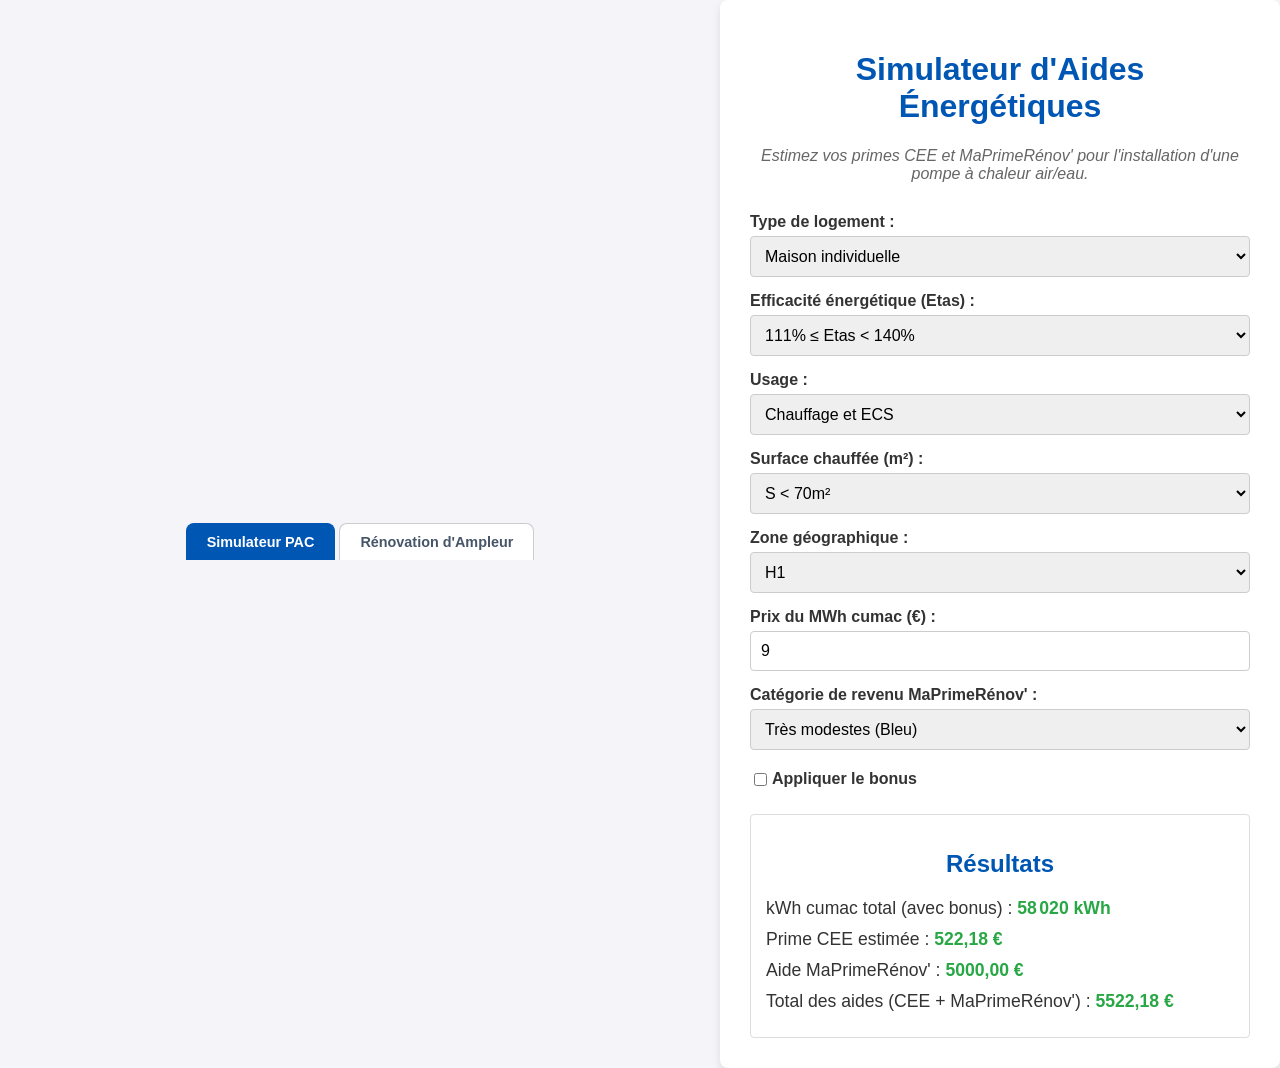
<file: index.html>
<!DOCTYPE html>
<html lang="fr">
<head>
    <meta charset="UTF-8">
    <meta name="viewport" content="width=device-width, initial-scale=1.0">
    <title>Simulateur d'Aides Énergétiques</title>
    <link rel="stylesheet" href="style.css">
</head>
<body>

    <nav class="nav-bar">
        <a href="index.html" class="active">Simulateur PAC</a>
        <a href="ampleur.html">Rénovation d'Ampleur</a>
    </nav>

    <main id="calculateur">
        <div class="calculator-container">
            <h1>Simulateur d'Aides Énergétiques</h1>
            <p class="subtitle">Estimez vos primes CEE et MaPrimeRénov' pour l'installation d'une pompe à chaleur air/eau.</p>

            <div class="input-group">
                <label for="typeLogement">Type de logement :</label>
                <select id="typeLogement">
                    <option value="maison">Maison individuelle</option>
                    <option value="appartement">Appartement</option>
                </select>
            </div>

            <div class="input-group">
                <label for="etas">Efficacité énergétique (Etas) :</label>
                <select id="etas">
                    <option value="111-140">111% ≤ Etas < 140%</option>
                    <option value="140-170">140% ≤ Etas < 170%</option>
                    <option value="170-200">170% ≤ Etas < 200%</option>
                    <option value="200+">200% ≤ Etas</option>
                </select>
            </div>

            <div class="input-group">
                <label for="usage">Usage :</label>
                <select id="usage">
                    <option value="Chauffage et ECS">Chauffage et ECS</option>
                    <option value="Chauffage">Chauffage</option>
                </select>
            </div>

            <div class="input-group">
                <label for="surfaceRange">Surface chauffée (m²) :</label>
                <select id="surfaceRange">
                    </select>
            </div>

            <div class="input-group">
                <label for="zone">Zone géographique :</label>
                <select id="zone">
                    <option value="H1">H1</option>
                    <option value="H2">H2</option>
                    <option value="H3">H3</option>
                </select>
            </div>

            <div class="input-group">
                <label for="mwhCumacPrice">Prix du MWh cumac (€) :</label>
                <input type="number" id="mwhCumacPrice" value="9" min="0" step="0.01" required>
            </div>

            <div class="input-group">
                <label for="revenuCategory">Catégorie de revenu MaPrimeRénov' :</label>
                <select id="revenuCategory">
                    <option value="bleu">Très modestes (Bleu)</option>
                    <option value="jaune">Modestes (Jaune)</option>
                    <option value="violet">Intermédiaires (Violet)</option>
                    <option value="rose">Supérieurs (Rose)</option>
                </select>
            </div>
            
            <div class="input-group bonus-group">
                <label for="bonusCheckbox">
                    <input type="checkbox" id="bonusCheckbox">
                    Appliquer le bonus
                </label>
            </div>

            <div class="results">
                <h2>Résultats</h2>
                <p>kWh cumac total (avec bonus) : <span id="kwhCumacTotal">0</span></p>
                <p>Prime CEE estimée : <span id="estimatedPrimeCEE">0 €</span></p>
                <p>Aide MaPrimeRénov' : <span id="mpRenovAide">0 €</span></p>
                <p>Total des aides (CEE + MaPrimeRénov') : <span id="totalAides">0 €</span></p>
            </div>
        </div>
    </main>

    <script src="script.js"></script>
</body>
</html>
</file>
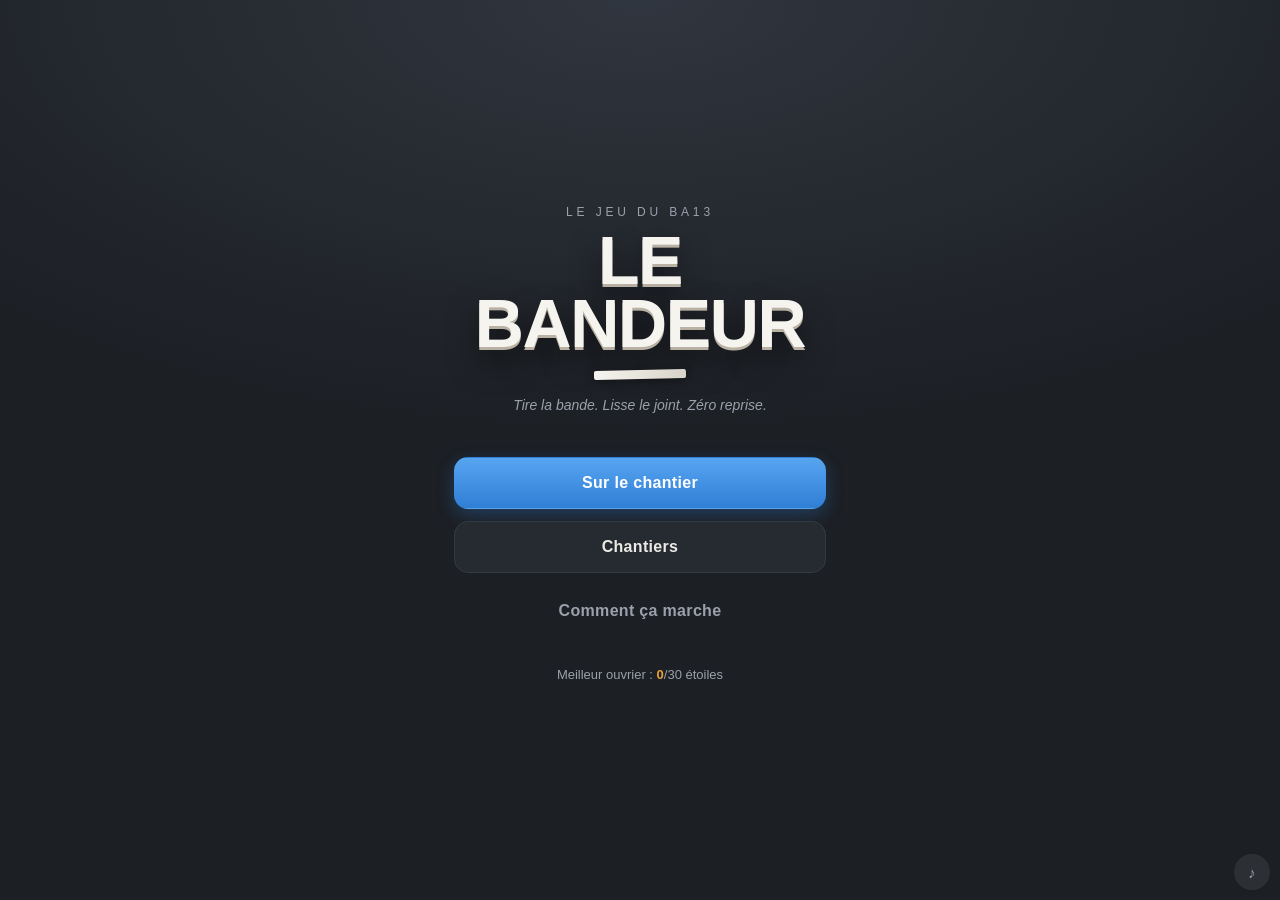
<file: bandeur/index.html>
<!DOCTYPE html>
<html lang="fr">
<head>
    <meta charset="UTF-8">
    <meta name="viewport" content="width=device-width, initial-scale=1.0, viewport-fit=cover, user-scalable=no">
    <meta name="theme-color" content="#1c1f24">
    <meta name="mobile-web-app-capable" content="yes">
    <meta name="apple-mobile-web-app-capable" content="yes">
    <meta name="apple-mobile-web-app-status-bar-style" content="black-translucent">
    <meta name="description" content="Le Bandeur : le jeu mobile du bandeur de BA13. Tire tes bandes, lisse tes joints, sors un mur nickel.">
    <title>Le Bandeur — le jeu du BA13</title>
    <link rel="stylesheet" href="style.css">
    <link rel="icon" href="data:image/svg+xml,%3Csvg xmlns='http://www.w3.org/2000/svg' viewBox='0 0 100 100'%3E%3Crect width='100' height='100' fill='%23d9d4c9'/%3E%3Crect x='44' y='0' width='12' height='100' fill='%23f6f4ef'/%3E%3C/svg%3E">
</head>
<body>

<div id="app">

    <!-- ÉCRAN : MENU -->
    <section class="screen screen--menu is-active" id="screen-menu">
        <div class="menu-inner">
            <div class="logo">
                <span class="logo-sub">le jeu du BA13</span>
                <h1 class="logo-title">LE BANDEUR</h1>
                <span class="logo-tag">Tire la bande. Lisse le joint. Zéro reprise.</span>
            </div>

            <div class="menu-buttons">
                <button class="btn btn--primary" id="btn-play">Sur le chantier</button>
                <button class="btn" id="btn-levels">Chantiers</button>
                <button class="btn btn--ghost" id="btn-help">Comment ça marche</button>
            </div>

            <p class="menu-foot">
                Meilleur ouvrier : <strong id="menu-stars">0</strong>/<span id="menu-stars-max">30</span> étoiles
            </p>
        </div>
    </section>

    <!-- ÉCRAN : CHOIX DU CHANTIER -->
    <section class="screen screen--levels" id="screen-levels">
        <header class="topbar">
            <button class="icon-btn" data-back="menu" aria-label="Retour">←</button>
            <h2>Les chantiers</h2>
            <span class="topbar-score"><span id="levels-stars">0</span> ★</span>
        </header>
        <div class="level-list" id="level-list"></div>
    </section>

    <!-- ÉCRAN : RÈGLES -->
    <section class="screen screen--help" id="screen-help">
        <header class="topbar">
            <button class="icon-btn" data-back="menu" aria-label="Retour">←</button>
            <h2>Le métier</h2>
            <span class="topbar-score"></span>
        </header>
        <div class="help-body">
            <div class="help-card">
                <h3>1. Charge le joint</h3>
                <p>Pose le doigt sur le <strong>point vert</strong> en haut du joint, puis descends <strong>sans lever le doigt</strong>. Ton couteau suit ta main : la bande sera exactement aussi droite que toi.</p>
            </div>
            <div class="help-card">
                <h3>2. Reste dans l'axe</h3>
                <p>Si tu sors du joint, tu tartines la plaque pour rien. La jauge <em>Rectitude</em> descend et le chef le voit tout de suite.</p>
            </div>
            <div class="help-card">
                <h3>3. La bonne vitesse</h3>
                <p>Trop vite : la bande accroche pas, ça fait des <strong>manques</strong>. Trop lent : tu charges d'enduit et t'auras du <strong>bourrelet</strong> à poncer. Vise le vert sur la jauge.</p>
            </div>
            <div class="help-card">
                <h3>4. Les cloques</h3>
                <p>Les bulles d'air sur le joint doivent être <strong>chassées au ralenti</strong> : passe dessus doucement pour les crever. Une cloque oubliée, c'est une reprise.</p>
            </div>
            <div class="help-card">
                <h3>5. Les angles</h3>
                <p>Dans un angle, on ralentit. Sinon la bande plisse et tu repars pour un tour.</p>
            </div>
            <div class="help-card help-card--tip">
                <h3>Notation</h3>
                <p>★ 60 pts — passable · ★★ 80 pts — propre · ★★★ 92 pts — travail d'artiste.</p>
            </div>
        </div>
    </section>

    <!-- ÉCRAN : JEU -->
    <section class="screen screen--game" id="screen-game">
        <header class="hud">
            <button class="icon-btn" id="btn-quit" aria-label="Quitter">✕</button>
            <div class="hud-level">
                <span class="hud-level-name" id="hud-name">Chantier</span>
                <span class="hud-level-joint" id="hud-joint">Joint 1/1</span>
            </div>
            <div class="hud-timer" id="hud-timer">30.0</div>
        </header>

        <div class="canvas-wrap">
            <canvas id="canvas"></canvas>
            <div class="toast" id="toast"></div>
            <div class="start-hint" id="start-hint">Pose le doigt sur le point vert</div>
        </div>

        <footer class="gauges">
            <div class="gauge">
                <span class="gauge-label">Avancement</span>
                <div class="gauge-bar"><i id="g-progress" style="width:0%"></i></div>
            </div>
            <div class="gauge">
                <span class="gauge-label">Rectitude</span>
                <div class="gauge-bar"><i id="g-straight" class="g-good" style="width:100%"></i></div>
            </div>
            <div class="gauge gauge--speed">
                <span class="gauge-label">Vitesse du couteau</span>
                <div class="gauge-bar gauge-bar--speed">
                    <span class="speed-zone"></span>
                    <b id="g-speed" style="left:0%"></b>
                </div>
                <span class="gauge-hint" id="speed-hint">—</span>
            </div>
        </footer>
    </section>

    <!-- ÉCRAN : FIN DE CHANTIER -->
    <section class="screen screen--result" id="screen-result">
        <div class="result-inner">
            <span class="result-kicker" id="result-kicker">Fin de chantier</span>
            <h2 class="result-title" id="result-title">Nickel !</h2>
            <div class="stars" id="result-stars">
                <span>★</span><span>★</span><span>★</span>
            </div>
            <div class="result-score"><span id="result-score">0</span><small>/100</small></div>
            <ul class="result-lines" id="result-lines"></ul>
            <p class="result-quote" id="result-quote"></p>
            <div class="result-buttons">
                <button class="btn btn--primary" id="btn-next">Chantier suivant</button>
                <button class="btn" id="btn-retry">Refaire la bande</button>
                <button class="btn btn--ghost" id="btn-result-menu">Quitter le chantier</button>
            </div>
        </div>
    </section>

    <button class="sound-toggle" id="btn-sound" aria-label="Son">♪</button>
</div>

<script src="game.js"></script>
</body>
</html>
</file>
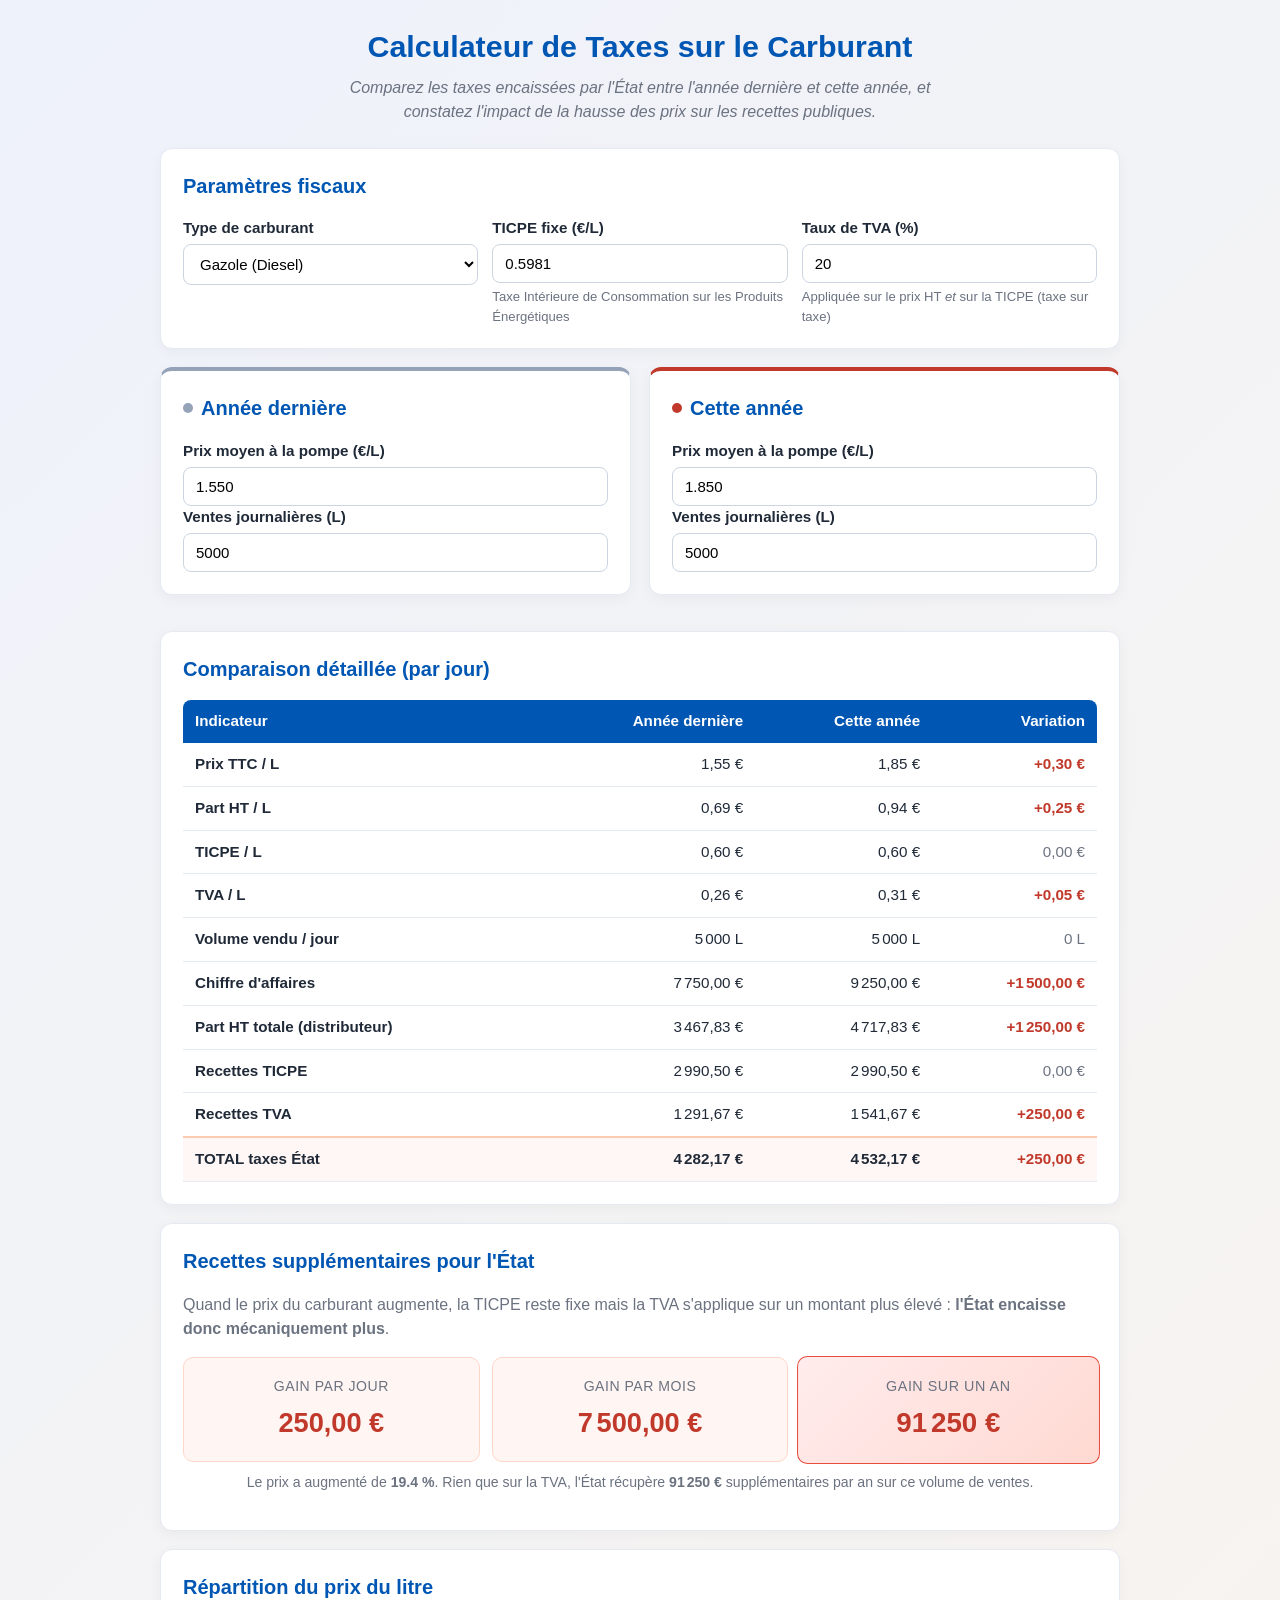
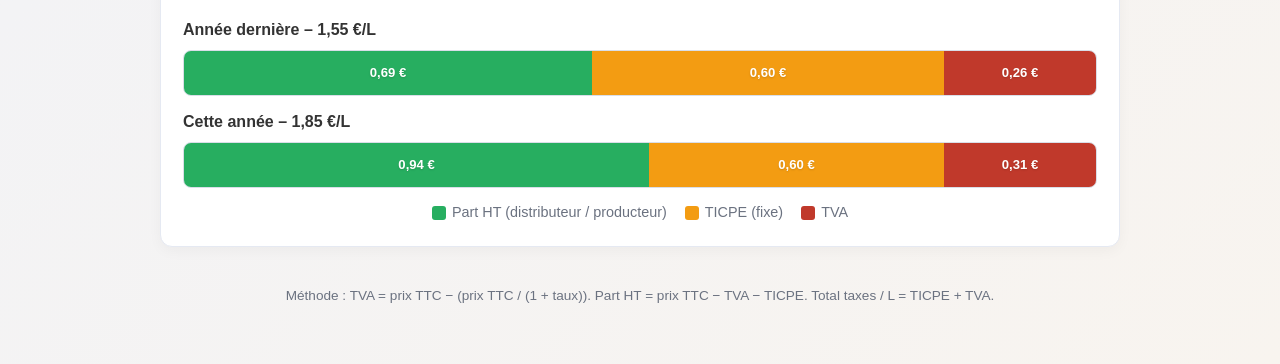
<file: carburant/index.html>
<!DOCTYPE html>
<html lang="fr">
<head>
    <meta charset="UTF-8">
    <meta name="viewport" content="width=device-width, initial-scale=1.0">
    <title>Calculateur de Taxes sur le Carburant</title>
    <link rel="stylesheet" href="style.css">
</head>
<body>

    <main>
        <div class="container">
            <header>
                <h1>Calculateur de Taxes sur le Carburant</h1>
                <p class="subtitle">
                    Comparez les taxes encaissées par l'État entre l'année dernière et cette année,
                    et constatez l'impact de la hausse des prix sur les recettes publiques.
                </p>
            </header>

            <section class="config card">
                <h2>Paramètres fiscaux</h2>
                <div class="two-col">
                    <div class="input-group">
                        <label for="fuelType">Type de carburant</label>
                        <select id="fuelType">
                            <option value="sp95"   data-ticpe="0.6829">Essence (SP95 / SP98)</option>
                            <option value="e10"    data-ticpe="0.6682">Essence E10</option>
                            <option value="diesel" data-ticpe="0.5981" selected>Gazole (Diesel)</option>
                        </select>
                    </div>
                    <div class="input-group">
                        <label for="ticpe">TICPE fixe (€/L)</label>
                        <input type="number" id="ticpe" value="0.5981" step="0.0001" min="0">
                        <small>Taxe Intérieure de Consommation sur les Produits Énergétiques</small>
                    </div>
                    <div class="input-group">
                        <label for="tva">Taux de TVA (%)</label>
                        <input type="number" id="tva" value="20" step="0.1" min="0">
                        <small>Appliquée sur le prix HT <em>et</em> sur la TICPE (taxe sur taxe)</small>
                    </div>
                </div>
            </section>

            <section class="year-data">
                <div class="year-column card last">
                    <h2><span class="dot"></span>Année dernière</h2>
                    <div class="input-group">
                        <label for="prixAvant">Prix moyen à la pompe (€/L)</label>
                        <input type="number" id="prixAvant" value="1.550" step="0.001" min="0">
                    </div>
                    <div class="input-group">
                        <label for="ventesAvant">Ventes journalières (L)</label>
                        <input type="number" id="ventesAvant" value="5000" step="100" min="0">
                    </div>
                </div>
                <div class="year-column card now">
                    <h2><span class="dot"></span>Cette année</h2>
                    <div class="input-group">
                        <label for="prixApres">Prix moyen à la pompe (€/L)</label>
                        <input type="number" id="prixApres" value="1.850" step="0.001" min="0">
                    </div>
                    <div class="input-group">
                        <label for="ventesApres">Ventes journalières (L)</label>
                        <input type="number" id="ventesApres" value="5000" step="100" min="0">
                    </div>
                </div>
            </section>

            <section class="results card">
                <h2>Comparaison détaillée (par jour)</h2>
                <div class="table-wrap">
                    <table>
                        <thead>
                            <tr>
                                <th>Indicateur</th>
                                <th>Année dernière</th>
                                <th>Cette année</th>
                                <th>Variation</th>
                            </tr>
                        </thead>
                        <tbody id="resultsBody"></tbody>
                    </table>
                </div>
            </section>

            <section class="highlight card">
                <h2>Recettes supplémentaires pour l'État</h2>
                <p class="hint">
                    Quand le prix du carburant augmente, la TICPE reste fixe mais la TVA
                    s'applique sur un montant plus élevé : <strong>l'État encaisse donc mécaniquement plus</strong>.
                </p>
                <div class="gain-box">
                    <div class="gain-item">
                        <span class="label">Gain par jour</span>
                        <span class="value" id="gainJour">0 €</span>
                    </div>
                    <div class="gain-item">
                        <span class="label">Gain par mois</span>
                        <span class="value" id="gainMois">0 €</span>
                    </div>
                    <div class="gain-item highlight-year">
                        <span class="label">Gain sur un an</span>
                        <span class="value" id="gainAn">0 €</span>
                    </div>
                </div>
                <p class="sub-hint" id="tvaHint"></p>
            </section>

            <section class="chart-section card">
                <h2>Répartition du prix du litre</h2>
                <div class="chart">
                    <div class="bar-group">
                        <h3>Année dernière – <span id="prixAvantLabel">0,00 €</span>/L</h3>
                        <div class="bar" id="barAvant"></div>
                    </div>
                    <div class="bar-group">
                        <h3>Cette année – <span id="prixApresLabel">0,00 €</span>/L</h3>
                        <div class="bar" id="barApres"></div>
                    </div>
                </div>
                <div class="legend">
                    <span class="legend-item"><span class="swatch ht"></span>Part HT (distributeur / producteur)</span>
                    <span class="legend-item"><span class="swatch ticpe"></span>TICPE (fixe)</span>
                    <span class="legend-item"><span class="swatch tva"></span>TVA</span>
                </div>
            </section>

            <footer class="footer-note">
                <p>
                    Méthode : TVA = prix TTC − (prix TTC / (1 + taux)). Part HT = prix TTC − TVA − TICPE.
                    Total taxes / L = TICPE + TVA.
                </p>
            </footer>
        </div>
    </main>

    <script src="app.js"></script>
</body>
</html>
</file>
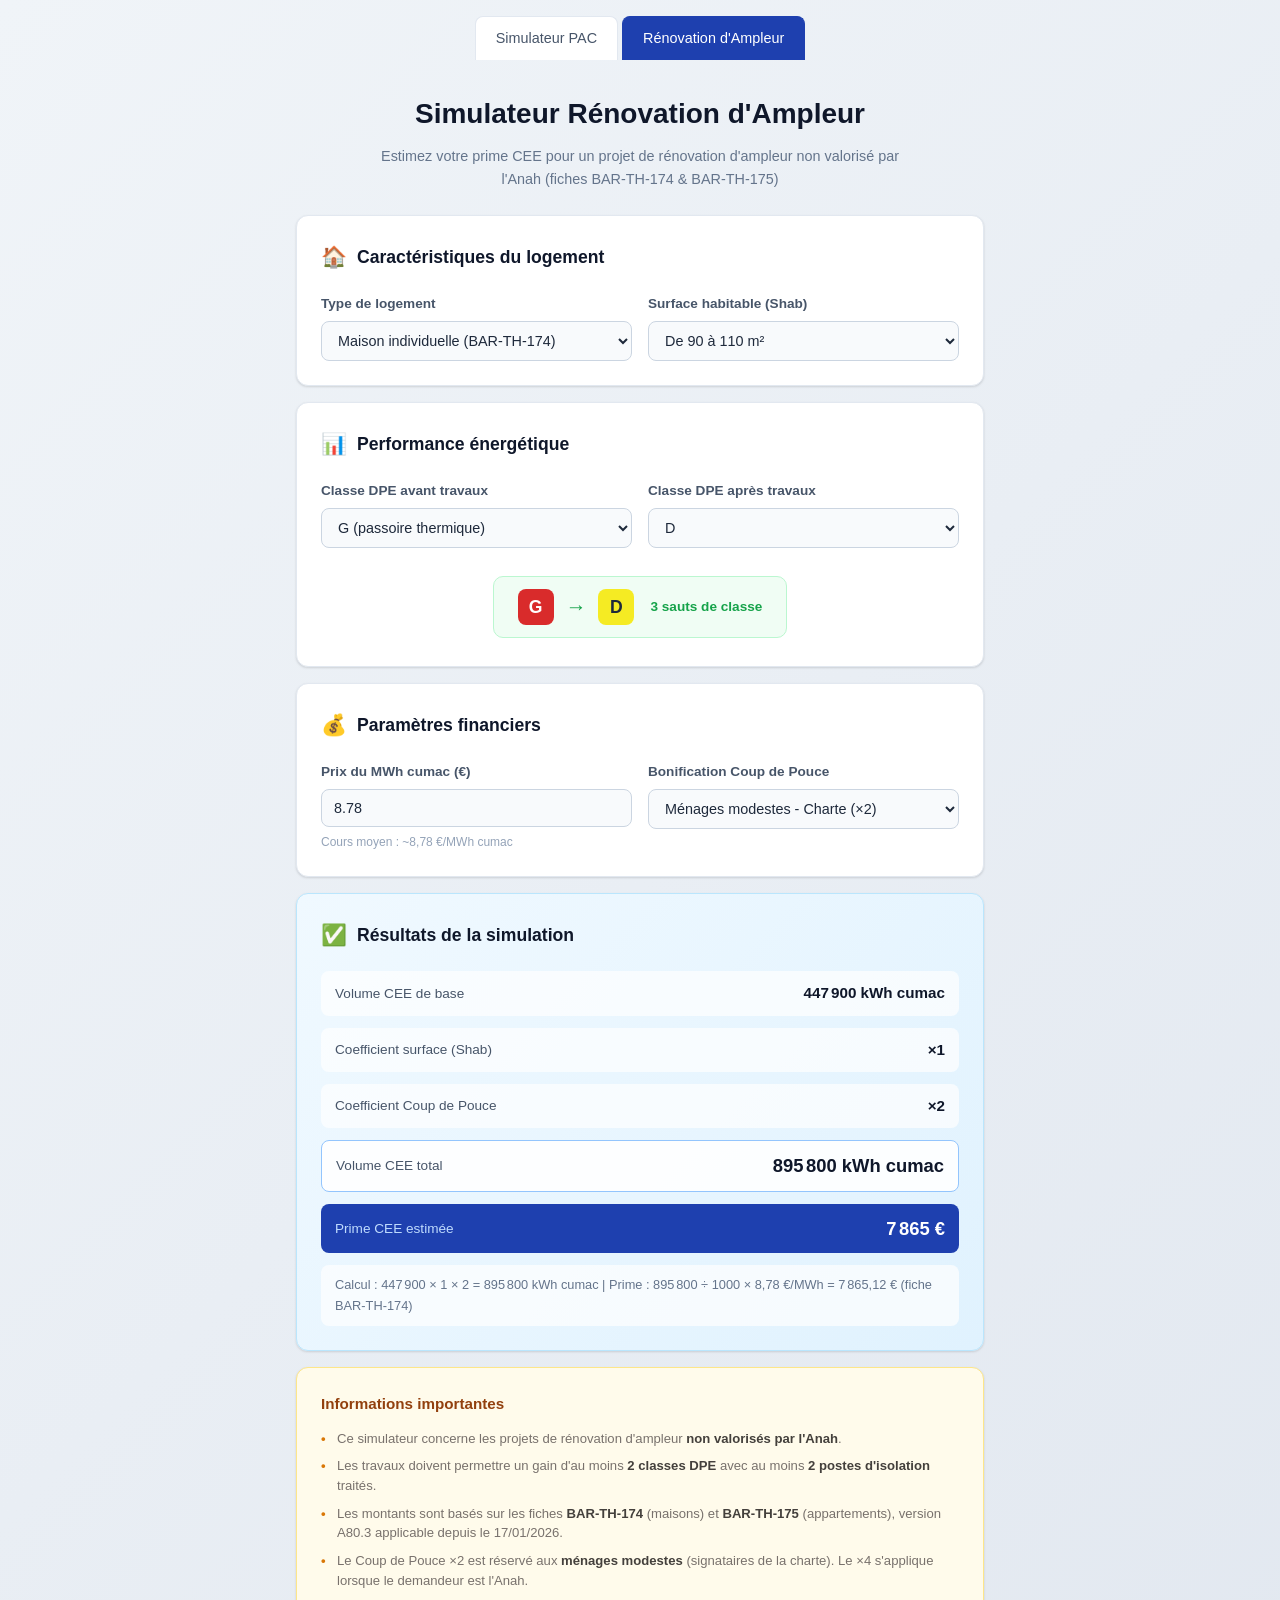
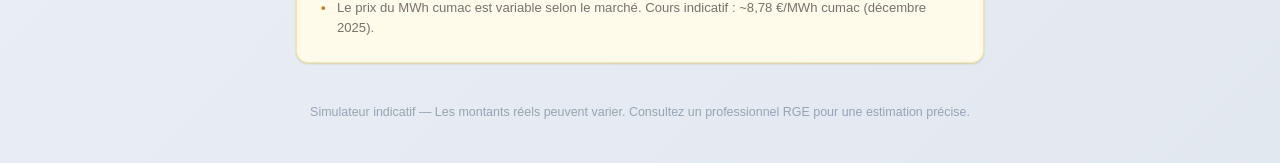
<file: ampleur.html>
<!DOCTYPE html>
<html lang="fr">
<head>
    <meta charset="UTF-8">
    <meta name="viewport" content="width=device-width, initial-scale=1.0">
    <title>Simulateur Rénovation d'Ampleur - CEE</title>
    <link rel="stylesheet" href="ampleur.css">
</head>
<body>

    <nav class="nav-bar">
        <a href="index.html">Simulateur PAC</a>
        <a href="ampleur.html" class="active">Rénovation d'Ampleur</a>
    </nav>

    <div class="app">
        <header class="header">
            <h1>Simulateur Rénovation d'Ampleur</h1>
            <p class="header-subtitle">Estimez votre prime CEE pour un projet de rénovation d'ampleur non valorisé par l'Anah (fiches BAR-TH-174 &amp; BAR-TH-175)</p>
        </header>

        <main class="main-content">
            <div class="card">
                <div class="card-header">
                    <span class="card-icon">🏠</span>
                    <h2>Caractéristiques du logement</h2>
                </div>

                <div class="form-grid">
                    <div class="input-group">
                        <label for="typeLogement">Type de logement</label>
                        <select id="typeLogement">
                            <option value="maison">Maison individuelle (BAR-TH-174)</option>
                            <option value="appartement">Appartement (BAR-TH-175)</option>
                        </select>
                    </div>

                    <div class="input-group">
                        <label for="surfaceRange">Surface habitable (Shab)</label>
                        <select id="surfaceRange">
                            <option value="0.4">Moins de 35 m²</option>
                            <option value="0.5">De 35 à 59 m²</option>
                            <option value="0.8">De 60 à 89 m²</option>
                            <option value="1.0" selected>De 90 à 110 m²</option>
                            <option value="1.2">De 110 à 130 m²</option>
                            <option value="1.3">Plus de 130 m²</option>
                        </select>
                    </div>
                </div>
            </div>

            <div class="card">
                <div class="card-header">
                    <span class="card-icon">📊</span>
                    <h2>Performance énergétique</h2>
                </div>

                <div class="form-grid">
                    <div class="input-group">
                        <label for="classeAvant">Classe DPE avant travaux</label>
                        <select id="classeAvant">
                            <option value="G">G (passoire thermique)</option>
                            <option value="F">F</option>
                            <option value="E">E</option>
                        </select>
                    </div>

                    <div class="input-group">
                        <label for="classeApres">Classe DPE après travaux</label>
                        <select id="classeApres">
                            <option value="D">D</option>
                            <option value="C">C</option>
                            <option value="B">B</option>
                            <option value="A">A</option>
                        </select>
                    </div>

                    <div class="input-group full-width">
                        <div class="dpe-visual">
                            <div class="dpe-arrow" id="dpeArrow">
                                <span class="dpe-before" id="dpeBefore">G</span>
                                <span class="dpe-arrow-icon">→</span>
                                <span class="dpe-after" id="dpeAfter">D</span>
                                <span class="dpe-sauts" id="dpeSauts">3 sauts de classe</span>
                            </div>
                        </div>
                    </div>
                </div>
            </div>

            <div class="card">
                <div class="card-header">
                    <span class="card-icon">💰</span>
                    <h2>Paramètres financiers</h2>
                </div>

                <div class="form-grid">
                    <div class="input-group">
                        <label for="prixMWhCumac">Prix du MWh cumac (€)</label>
                        <input type="number" id="prixMWhCumac" value="8.78" min="0" step="0.01">
                        <span class="input-hint">Cours moyen : ~8,78 €/MWh cumac</span>
                    </div>

                    <div class="input-group">
                        <label for="coupDePouce">Bonification Coup de Pouce</label>
                        <select id="coupDePouce">
                            <option value="1">Sans Coup de Pouce (×1)</option>
                            <option value="2" selected>Ménages modestes - Charte (×2)</option>
                            <option value="4">Ménages modestes - Anah (×4)</option>
                        </select>
                    </div>
                </div>
            </div>

            <div class="results-card" id="resultsCard">
                <div class="card-header">
                    <span class="card-icon">✅</span>
                    <h2>Résultats de la simulation</h2>
                </div>

                <div class="results-grid">
                    <div class="result-item">
                        <span class="result-label">Volume CEE de base</span>
                        <span class="result-value" id="kwhCumacBase">0 kWh cumac</span>
                    </div>
                    <div class="result-item">
                        <span class="result-label">Coefficient surface (Shab)</span>
                        <span class="result-value" id="coeffSurface">×1,0</span>
                    </div>
                    <div class="result-item">
                        <span class="result-label">Coefficient Coup de Pouce</span>
                        <span class="result-value" id="coeffCdP">×2</span>
                    </div>
                    <div class="result-item highlight">
                        <span class="result-label">Volume CEE total</span>
                        <span class="result-value large" id="kwhCumacTotal">0 kWh cumac</span>
                    </div>
                    <div class="result-item highlight primary">
                        <span class="result-label">Prime CEE estimée</span>
                        <span class="result-value large" id="primeCEE">0 €</span>
                    </div>
                </div>

                <div class="result-note" id="resultNote"></div>
            </div>

            <div class="info-card">
                <h3>Informations importantes</h3>
                <ul>
                    <li>Ce simulateur concerne les projets de rénovation d'ampleur <strong>non valorisés par l'Anah</strong>.</li>
                    <li>Les travaux doivent permettre un gain d'au moins <strong>2 classes DPE</strong> avec au moins <strong>2 postes d'isolation</strong> traités.</li>
                    <li>Les montants sont basés sur les fiches <strong>BAR-TH-174</strong> (maisons) et <strong>BAR-TH-175</strong> (appartements), version A80.3 applicable depuis le 17/01/2026.</li>
                    <li>Le Coup de Pouce ×2 est réservé aux <strong>ménages modestes</strong> (signataires de la charte). Le ×4 s'applique lorsque le demandeur est l'Anah.</li>
                    <li>Le prix du MWh cumac est variable selon le marché. Cours indicatif : ~8,78 €/MWh cumac (décembre 2025).</li>
                </ul>
            </div>
        </main>

        <footer class="footer">
            <p>Simulateur indicatif — Les montants réels peuvent varier. Consultez un professionnel RGE pour une estimation précise.</p>
        </footer>
    </div>

    <script src="ampleur.js"></script>
</body>
</html>
</file>
<file: style.css>
/* Navigation */
.nav-bar {
    display: flex;
    justify-content: center;
    gap: 4px;
    padding: 16px 16px 0;
    max-width: 500px;
    margin: 0 auto;
}

.nav-bar a {
    padding: 10px 20px;
    background: #fff;
    color: #475569;
    text-decoration: none;
    font-size: 0.9rem;
    font-weight: bold;
    border: 1px solid #ccc;
    border-radius: 8px 8px 0 0;
    border-bottom: none;
    transition: background 0.2s, color 0.2s;
}

.nav-bar a:hover {
    background: #e8f0fe;
}

.nav-bar a.active {
    background: #0056b3;
    color: #fff;
    border-color: #0056b3;
}

/* Styles généraux */
body {
    font-family: Arial, sans-serif;
    background-color: #f4f4f9;
    color: #333;
    display: flex;
    justify-content: center;
    align-items: center;
    min-height: 100vh;
    margin: 0;
}

/* Conteneur du calculateur */
.calculator-container {
    width: 100%;
    max-width: 500px;
    background-color: #fff;
    padding: 30px;
    border-radius: 8px;
    box-shadow: 0 4px 8px rgba(0, 0, 0, 0.1);
}

/* Titres et sous-titres */
h1, h2 {
    color: #0056b3;
    text-align: center;
}

.subtitle {
    text-align: center;
    font-style: italic;
    color: #666;
    margin-bottom: 30px;
}

/* Champs de saisie */
.input-group {
    margin-bottom: 15px;
}

label {
    display: block;
    margin-bottom: 5px;
    font-weight: bold;
}

input[type="number"], select {
    width: 100%;
    padding: 10px;
    border: 1px solid #ccc;
    border-radius: 4px;
    box-sizing: border-box;
    font-size: 16px;
}

.bonus-group {
    display: flex;
    align-items: center;
    gap: 10px;
    margin-top: 20px;
}

.bonus-group label {
    display: flex;
    align-items: center;
    margin-bottom: 0;
}

.bonus-group input[type="checkbox"] {
    width: auto;
    margin-right: 5px;
}

/* Résultats */
.results {
    margin-top: 25px;
    padding: 15px;
    border: 1px solid #ddd;
    border-radius: 4px;
}

.results p {
    font-size: 1.1em;
    margin: 10px 0;
}

.results span {
    font-weight: bold;
    color: #28a745;
}
</file>
<file: bandeur/style.css>
/* ---------------------------------------------------------------
   LE BANDEUR — feuille de style
   Ambiance chantier : plaque de plâtre, enduit, marqueur bleu.
   --------------------------------------------------------------- */

:root {
    --plaque: #d9d4c9;
    --plaque-sombre: #b9b2a4;
    --enduit: #f6f4ef;
    --nuit: #1c1f24;
    --nuit-clair: #262a31;
    --nuit-bord: #343a44;
    --bleu: #2f7fd6;
    --bleu-clair: #57a4f0;
    --vert: #3fb96b;
    --orange: #e8a13a;
    --rouge: #e0563f;
    --texte: #eceae5;
    --texte-doux: #9aa1ac;
    --rayon: 14px;
    --marge-haut: env(safe-area-inset-top, 0px);
    --marge-bas: env(safe-area-inset-bottom, 0px);
}

* { box-sizing: border-box; }

html, body {
    margin: 0;
    padding: 0;
    height: 100%;
    overflow: hidden;
    background: var(--nuit);
}

body {
    font-family: "Helvetica Neue", Helvetica, Arial, sans-serif;
    color: var(--texte);
    -webkit-font-smoothing: antialiased;
    -webkit-tap-highlight-color: transparent;
    overscroll-behavior: none;
    touch-action: manipulation;
    user-select: none;
    -webkit-user-select: none;
}

#app {
    position: relative;
    width: 100%;
    height: 100vh;
    height: 100dvh;
    overflow: hidden;
}

/* ------------------------------ ÉCRANS ------------------------------ */

.screen {
    position: absolute;
    inset: 0;
    display: none;
    flex-direction: column;
    padding-top: var(--marge-haut);
    padding-bottom: var(--marge-bas);
}

.screen.is-active {
    display: flex;
    animation: apparition .22s ease-out;
}

@keyframes apparition {
    from { opacity: 0; transform: translateY(8px); }
    to   { opacity: 1; transform: none; }
}

/* ------------------------------ MENU ------------------------------ */

.screen--menu {
    justify-content: center;
    align-items: center;
    background:
        radial-gradient(120% 80% at 50% 0%, #30363f 0%, var(--nuit) 60%),
        var(--nuit);
}

.menu-inner {
    width: 100%;
    max-width: 420px;
    padding: 24px;
    text-align: center;
}

.logo { margin-bottom: 44px; }

.logo-sub {
    display: block;
    font-size: 12px;
    letter-spacing: .32em;
    text-transform: uppercase;
    color: var(--texte-doux);
    margin-bottom: 10px;
}

.logo-title {
    margin: 0;
    font-size: clamp(42px, 15vw, 68px);
    line-height: .92;
    font-weight: 900;
    letter-spacing: -.02em;
    color: var(--enduit);
    text-shadow: 0 3px 0 var(--plaque-sombre), 0 14px 30px rgba(0,0,0,.55);
}

.logo-title::after {
    content: "";
    display: block;
    width: 92px;
    height: 9px;
    margin: 16px auto 0;
    border-radius: 2px;
    background: linear-gradient(90deg, var(--enduit), var(--plaque));
    box-shadow: 0 2px 8px rgba(0,0,0,.4);
    transform: rotate(-1.2deg);
}

.logo-tag {
    display: block;
    margin-top: 18px;
    font-size: 14px;
    color: var(--texte-doux);
    font-style: italic;
}

.menu-buttons {
    display: flex;
    flex-direction: column;
    gap: 12px;
}

.menu-foot {
    margin-top: 30px;
    font-size: 13px;
    color: var(--texte-doux);
}

.menu-foot strong { color: var(--orange); }

/* ------------------------------ BOUTONS ------------------------------ */

.btn {
    display: block;
    width: 100%;
    padding: 16px 20px;
    border: 1px solid var(--nuit-bord);
    border-radius: var(--rayon);
    background: var(--nuit-clair);
    color: var(--texte);
    font-size: 16px;
    font-weight: 700;
    letter-spacing: .02em;
    cursor: pointer;
    transition: transform .08s ease, filter .15s ease;
}

.btn:active { transform: scale(.975); filter: brightness(1.15); }

.btn--primary {
    background: linear-gradient(180deg, var(--bleu-clair), var(--bleu));
    border-color: transparent;
    color: #fff;
    box-shadow: 0 6px 18px rgba(47,127,214,.32);
}

.btn--ghost {
    background: transparent;
    color: var(--texte-doux);
    border-color: transparent;
}

.btn:disabled { opacity: .4; pointer-events: none; }

.icon-btn {
    width: 42px;
    height: 42px;
    flex: 0 0 42px;
    border: none;
    border-radius: 50%;
    background: rgba(255,255,255,.07);
    color: var(--texte);
    font-size: 19px;
    line-height: 1;
    cursor: pointer;
}

.icon-btn:active { background: rgba(255,255,255,.16); }

/* ------------------------------ BARRE HAUTE ------------------------------ */

.topbar {
    display: flex;
    align-items: center;
    gap: 12px;
    padding: 12px 14px;
    border-bottom: 1px solid var(--nuit-bord);
}

.topbar h2 {
    flex: 1;
    margin: 0;
    font-size: 17px;
    text-align: center;
    letter-spacing: .04em;
    text-transform: uppercase;
}

.topbar-score {
    flex: 0 0 42px;
    text-align: right;
    font-size: 14px;
    font-weight: 700;
    color: var(--orange);
}

/* ------------------------------ CHANTIERS ------------------------------ */

.screen--levels { background: var(--nuit); }

.level-list {
    flex: 1;
    overflow-y: auto;
    -webkit-overflow-scrolling: touch;
    padding: 14px 14px 64px;
    display: flex;
    flex-direction: column;
    gap: 10px;
}

.level-card {
    display: flex;
    align-items: center;
    gap: 14px;
    width: 100%;
    padding: 14px 16px;
    border: 1px solid var(--nuit-bord);
    border-radius: var(--rayon);
    background: var(--nuit-clair);
    color: var(--texte);
    text-align: left;
    cursor: pointer;
}

.level-card:active { filter: brightness(1.2); }

.level-card.is-locked { opacity: .45; pointer-events: none; }

.level-num {
    flex: 0 0 40px;
    height: 40px;
    display: grid;
    place-items: center;
    border-radius: 10px;
    background: var(--plaque);
    color: var(--nuit);
    font-weight: 900;
    font-size: 16px;
}

.level-card.is-locked .level-num { background: var(--nuit-bord); color: var(--texte-doux); }

.level-info { flex: 1; min-width: 0; }

.level-name {
    display: block;
    font-weight: 700;
    font-size: 15px;
    margin-bottom: 3px;
}

.level-desc {
    display: block;
    font-size: 12px;
    color: var(--texte-doux);
    white-space: nowrap;
    overflow: hidden;
    text-overflow: ellipsis;
}

.level-stars {
    flex: 0 0 auto;
    font-size: 13px;
    letter-spacing: 1px;
    color: var(--nuit-bord);
}

.level-stars .on { color: var(--orange); }

/* ------------------------------ AIDE ------------------------------ */

.help-body {
    flex: 1;
    overflow-y: auto;
    -webkit-overflow-scrolling: touch;
    padding: 14px 14px 64px;
    display: flex;
    flex-direction: column;
    gap: 10px;
}

.help-card {
    padding: 14px 16px;
    border-radius: var(--rayon);
    background: var(--nuit-clair);
    border-left: 4px solid var(--bleu);
}

.help-card--tip { border-left-color: var(--orange); }

.help-card h3 {
    margin: 0 0 6px;
    font-size: 14px;
    letter-spacing: .04em;
    text-transform: uppercase;
    color: var(--enduit);
}

.help-card p {
    margin: 0;
    font-size: 14px;
    line-height: 1.5;
    color: var(--texte-doux);
}

.help-card strong { color: var(--texte); }

/* ------------------------------ JEU ------------------------------ */

.screen--game { background: var(--nuit); }

.hud {
    display: flex;
    align-items: center;
    gap: 12px;
    padding: 10px 12px;
}

.hud-level { flex: 1; text-align: center; min-width: 0; }

.hud-level-name {
    display: block;
    font-size: 14px;
    font-weight: 700;
    white-space: nowrap;
    overflow: hidden;
    text-overflow: ellipsis;
}

.hud-level-joint {
    display: block;
    font-size: 11px;
    color: var(--texte-doux);
    letter-spacing: .1em;
    text-transform: uppercase;
}

.hud-timer {
    flex: 0 0 62px;
    text-align: right;
    font-size: 20px;
    font-weight: 800;
    font-variant-numeric: tabular-nums;
    color: var(--texte);
}

.hud-timer.is-urgent { color: var(--rouge); animation: pulse .6s infinite; }

@keyframes pulse { 50% { opacity: .45; } }

.canvas-wrap {
    position: relative;
    flex: 1;
    min-height: 0;
    margin: 0 10px;
    border-radius: var(--rayon);
    overflow: hidden;
    background: var(--plaque);
    box-shadow: inset 0 0 40px rgba(0,0,0,.22);
}

#canvas {
    display: block;
    width: 100%;
    height: 100%;
    touch-action: none;
}

.toast {
    position: absolute;
    top: 14%;
    left: 50%;
    transform: translateX(-50%) scale(.85);
    padding: 8px 18px;
    border-radius: 999px;
    background: rgba(28,31,36,.9);
    color: #fff;
    font-size: 15px;
    font-weight: 800;
    letter-spacing: .02em;
    opacity: 0;
    pointer-events: none;
    white-space: nowrap;
    transition: opacity .18s ease, transform .18s ease;
}

.toast.is-show { opacity: 1; transform: translateX(-50%) scale(1); }
.toast.t-good { background: rgba(63,185,107,.94); }
.toast.t-warn { background: rgba(232,161,58,.95); color: #241a05; }
.toast.t-bad  { background: rgba(224,86,63,.94); }

.start-hint {
    position: absolute;
    left: 50%;
    bottom: 16px;
    transform: translateX(-50%);
    padding: 9px 16px;
    border-radius: 999px;
    background: rgba(28,31,36,.82);
    color: #fff;
    font-size: 13px;
    font-weight: 600;
    pointer-events: none;
    animation: flotte 1.9s ease-in-out infinite;
}

.start-hint.is-hidden { display: none; }

@keyframes flotte {
    50% { transform: translateX(-50%) translateY(-5px); }
}

/* ------------------------------ JAUGES ------------------------------ */

.gauges {
    display: flex;
    flex-direction: column;
    gap: 9px;
    padding: 12px 14px 14px;
}

.gauge-label {
    display: block;
    font-size: 10px;
    letter-spacing: .16em;
    text-transform: uppercase;
    color: var(--texte-doux);
    margin-bottom: 5px;
}

.gauge-bar {
    position: relative;
    height: 9px;
    border-radius: 999px;
    background: var(--nuit-clair);
    overflow: hidden;
}

.gauge-bar > i {
    display: block;
    height: 100%;
    border-radius: 999px;
    background: var(--bleu);
    transition: width .12s linear, background-color .25s ease;
}

.gauge-bar > i.g-good { background: var(--vert); }
.gauge-bar > i.g-mid  { background: var(--orange); }
.gauge-bar > i.g-bad  { background: var(--rouge); }

.gauge-bar--speed { overflow: visible; }

.speed-zone {
    position: absolute;
    top: 0;
    left: 32%;
    width: 34%;
    height: 100%;
    background: rgba(63,185,107,.34);
    border-left: 1px solid rgba(63,185,107,.6);
    border-right: 1px solid rgba(63,185,107,.6);
}

.gauge-bar--speed > b {
    position: absolute;
    top: 50%;
    width: 4px;
    height: 19px;
    margin-left: -2px;
    border-radius: 2px;
    background: var(--enduit);
    transform: translateY(-50%);
    transition: left .09s linear;
    box-shadow: 0 0 8px rgba(0,0,0,.5);
}

.gauge-hint {
    display: block;
    margin-top: 5px;
    font-size: 11px;
    font-weight: 700;
    letter-spacing: .06em;
    text-transform: uppercase;
    color: var(--texte-doux);
    min-height: 13px;
}

.gauge-hint.h-good { color: var(--vert); }
.gauge-hint.h-warn { color: var(--orange); }
.gauge-hint.h-bad  { color: var(--rouge); }

/* ------------------------------ RÉSULTAT ------------------------------ */

.screen--result {
    justify-content: center;
    align-items: center;
    background: radial-gradient(120% 70% at 50% 0%, #30363f 0%, var(--nuit) 62%);
    overflow-y: auto;
}

.result-inner {
    width: 100%;
    max-width: 400px;
    padding: 26px 24px;
    text-align: center;
}

.result-kicker {
    font-size: 11px;
    letter-spacing: .28em;
    text-transform: uppercase;
    color: var(--texte-doux);
}

.result-title {
    margin: 8px 0 14px;
    font-size: 32px;
    font-weight: 900;
    letter-spacing: -.01em;
}

.stars { font-size: 34px; letter-spacing: 6px; color: var(--nuit-bord); }

.stars span { display: inline-block; transform: scale(.7); opacity: .35; }

.stars span.on {
    color: var(--orange);
    opacity: 1;
    transform: scale(1);
    animation: etoile .38s cubic-bezier(.2,1.6,.4,1) backwards;
    text-shadow: 0 0 22px rgba(232,161,58,.55);
}

.stars span.on:nth-child(2) { animation-delay: .13s; }
.stars span.on:nth-child(3) { animation-delay: .26s; }

@keyframes etoile {
    0%   { transform: scale(2.4) rotate(-25deg); opacity: 0; }
    100% { transform: scale(1) rotate(0); opacity: 1; }
}

.result-score {
    margin: 14px 0 18px;
    font-size: 46px;
    font-weight: 900;
    font-variant-numeric: tabular-nums;
}

.result-score small { font-size: 17px; color: var(--texte-doux); font-weight: 700; }

.result-lines {
    list-style: none;
    margin: 0 0 16px;
    padding: 14px 16px;
    border-radius: var(--rayon);
    background: var(--nuit-clair);
    text-align: left;
}

.result-lines li {
    display: flex;
    justify-content: space-between;
    gap: 12px;
    font-size: 13px;
    padding: 5px 0;
    color: var(--texte-doux);
}

.result-lines li b { color: var(--texte); font-variant-numeric: tabular-nums; }
.result-lines li.neg b { color: var(--rouge); }
.result-lines li.pos b { color: var(--vert); }

.result-quote {
    margin: 0 0 20px;
    font-size: 14px;
    font-style: italic;
    line-height: 1.5;
    color: var(--texte-doux);
}

.result-buttons { display: flex; flex-direction: column; gap: 10px; }

/* ------------------------------ SON ------------------------------ */

.sound-toggle {
    position: absolute;
    right: calc(10px + env(safe-area-inset-right, 0px));
    bottom: calc(10px + var(--marge-bas));
    width: 36px;
    height: 36px;
    border: none;
    border-radius: 50%;
    background: rgba(255,255,255,.07);
    color: var(--texte-doux);
    font-size: 15px;
    cursor: pointer;
    z-index: 20;
}

.sound-toggle.is-off { color: var(--rouge); text-decoration: line-through; }

/* Sur l'écran de jeu le bouton son gênerait les jauges */
.screen--game.is-active ~ .sound-toggle { display: none; }

/* ------------------------------ GRAND ÉCRAN ------------------------------ */

@media (min-height: 780px) {
    .gauges { gap: 12px; padding: 16px 18px 20px; }
    .canvas-wrap { margin: 0 14px; }
}

@media (min-width: 720px) {
    .canvas-wrap { max-width: 520px; width: 100%; margin: 0 auto; }
    .gauges { max-width: 520px; width: 100%; margin: 0 auto; }
    .hud { max-width: 520px; width: 100%; margin: 0 auto; }
    .level-list, .help-body { max-width: 520px; width: 100%; margin: 0 auto; }
}
</file>
<file: carburant/style.css>
:root {
    --bg: #f2f5fb;
    --card: #ffffff;
    --text: #1f2937;
    --muted: #6b7280;
    --primary: #0056b3;
    --primary-dark: #003d80;
    --border: #e5e9f2;
    --accent-ht: #27ae60;
    --accent-ticpe: #f39c12;
    --accent-tva: #c0392b;
    --pos: #c0392b;
    --neg: #27ae60;
}

* { box-sizing: border-box; }

body {
    font-family: -apple-system, "Segoe UI", Roboto, Arial, sans-serif;
    background: linear-gradient(135deg, #eef2fb 0%, #f8f4ef 100%);
    color: var(--text);
    margin: 0;
    padding: 24px 12px;
    line-height: 1.5;
}

.container {
    max-width: 960px;
    margin: 0 auto;
}

header {
    text-align: center;
    margin-bottom: 24px;
}

h1 {
    color: var(--primary);
    margin: 0 0 6px;
    font-size: 1.9em;
}

h2 {
    color: var(--primary);
    margin-top: 0;
    font-size: 1.25em;
    display: flex;
    align-items: center;
    gap: 8px;
}

h3 {
    color: #333;
    font-size: 1em;
    margin: 0 0 8px;
}

.subtitle {
    color: var(--muted);
    font-style: italic;
    max-width: 640px;
    margin: 0 auto;
}

.card {
    background: var(--card);
    border: 1px solid var(--border);
    border-radius: 12px;
    padding: 22px;
    margin-bottom: 18px;
    box-shadow: 0 4px 14px rgba(0, 0, 0, 0.04);
}

.two-col {
    display: grid;
    grid-template-columns: repeat(auto-fit, minmax(220px, 1fr));
    gap: 14px;
}

.input-group {
    display: flex;
    flex-direction: column;
    gap: 4px;
}

label {
    font-weight: 600;
    font-size: 0.95em;
}

input[type="number"], select {
    padding: 10px 12px;
    border: 1px solid #cbd5e1;
    border-radius: 8px;
    font-size: 15px;
    background: #fff;
    transition: border-color 0.15s, box-shadow 0.15s;
}

input[type="number"]:focus, select:focus {
    outline: none;
    border-color: var(--primary);
    box-shadow: 0 0 0 3px rgba(0, 86, 179, 0.15);
}

small {
    color: var(--muted);
    font-size: 0.82em;
}

.year-data {
    display: grid;
    grid-template-columns: repeat(auto-fit, minmax(260px, 1fr));
    gap: 18px;
    margin-bottom: 18px;
}

.year-column .dot {
    display: inline-block;
    width: 10px;
    height: 10px;
    border-radius: 50%;
    background: #94a3b8;
}

.year-column.now .dot { background: var(--pos); }

.year-column {
    border-top: 4px solid #94a3b8;
}

.year-column.now {
    border-top-color: var(--pos);
}

.table-wrap { overflow-x: auto; }

table {
    width: 100%;
    border-collapse: collapse;
    font-size: 0.95em;
}

th, td {
    padding: 10px 12px;
    text-align: right;
    border-bottom: 1px solid var(--border);
}

th:first-child, td:first-child {
    text-align: left;
    font-weight: 600;
}

thead th {
    background: var(--primary);
    color: #fff;
    font-weight: 600;
    border-bottom: none;
}

thead th:first-child { border-top-left-radius: 8px; }
thead th:last-child { border-top-right-radius: 8px; }

tbody tr:hover { background: #f7faff; }

.diff.pos { color: var(--pos); font-weight: 700; }
.diff.neg { color: var(--neg); font-weight: 700; }
.diff.zero { color: var(--muted); }

tr.row-total td {
    background: #fff7f5;
    font-weight: 700;
    border-top: 2px solid #fbcab1;
}

.hint {
    color: var(--muted);
    margin-top: 0;
}

.sub-hint {
    font-size: 0.88em;
    color: var(--muted);
    margin-top: 10px;
    text-align: center;
}

.gain-box {
    display: grid;
    grid-template-columns: repeat(auto-fit, minmax(180px, 1fr));
    gap: 12px;
    margin-top: 8px;
}

.gain-item {
    background: #fff5f2;
    border: 1px solid #ffd6c8;
    padding: 18px;
    border-radius: 10px;
    text-align: center;
}

.gain-item.highlight-year {
    background: linear-gradient(135deg, #ffecec, #ffd9d2);
    border-color: #e74c3c;
    transform: scale(1.02);
}

.gain-item .label {
    display: block;
    font-size: 0.88em;
    color: var(--muted);
    margin-bottom: 6px;
    text-transform: uppercase;
    letter-spacing: 0.5px;
}

.gain-item .value {
    font-size: 1.7em;
    font-weight: 700;
    color: var(--pos);
}

.chart .bar-group { margin: 14px 0; }

.chart .bar {
    display: flex;
    width: 100%;
    height: 46px;
    border-radius: 8px;
    overflow: hidden;
    border: 1px solid #d9dee8;
    background: #f1f4fa;
}

.chart .seg {
    display: flex;
    align-items: center;
    justify-content: center;
    color: #fff;
    font-size: 0.82em;
    font-weight: 700;
    white-space: nowrap;
    overflow: hidden;
    transition: width 0.3s ease;
    text-shadow: 0 1px 2px rgba(0,0,0,0.15);
}

.chart .seg.ht { background: var(--accent-ht); }
.chart .seg.ticpe { background: var(--accent-ticpe); }
.chart .seg.tva { background: var(--accent-tva); }

.legend {
    display: flex;
    gap: 18px;
    justify-content: center;
    margin-top: 12px;
    flex-wrap: wrap;
}

.legend-item {
    display: inline-flex;
    align-items: center;
    gap: 6px;
    font-size: 0.9em;
    color: var(--muted);
}

.swatch {
    display: inline-block;
    width: 14px;
    height: 14px;
    border-radius: 3px;
}

.swatch.ht { background: var(--accent-ht); }
.swatch.ticpe { background: var(--accent-ticpe); }
.swatch.tva { background: var(--accent-tva); }

.footer-note {
    text-align: center;
    color: var(--muted);
    font-size: 0.85em;
    padding: 8px 0 20px;
}

@media (max-width: 520px) {
    h1 { font-size: 1.5em; }
    .card { padding: 16px; }
    .gain-item .value { font-size: 1.4em; }
}
</file>
<file: ampleur.css>
/* Navigation */
.nav-bar {
    display: flex;
    justify-content: center;
    gap: 4px;
    padding: 16px 16px 0;
    max-width: 720px;
    margin: 0 auto;
}

.nav-bar a {
    padding: 10px 20px;
    background: #fff;
    color: #475569;
    text-decoration: none;
    font-size: 0.9rem;
    font-weight: 500;
    border: 1px solid #e2e8f0;
    border-radius: 8px 8px 0 0;
    border-bottom: none;
    transition: background 0.2s, color 0.2s;
}

.nav-bar a:hover {
    background: #f1f5f9;
}

.nav-bar a.active {
    background: #1e40af;
    color: #fff;
    border-color: #1e40af;
}

/* Reset & Base */
*, *::before, *::after {
    box-sizing: border-box;
    margin: 0;
    padding: 0;
}

body {
    font-family: Arial, -apple-system, BlinkMacSystemFont, 'Segoe UI', Roboto, sans-serif;
    background: linear-gradient(135deg, #f0f4f8 0%, #e2e8f0 100%);
    color: #1e293b;
    min-height: 100vh;
    line-height: 1.6;
}

/* App Layout */
.app {
    max-width: 720px;
    margin: 0 auto;
    padding: 0 16px;
}

/* Header */
.header {
    text-align: center;
    padding: 32px 0 24px;
}

.header h1 {
    font-size: 1.75rem;
    font-weight: 700;
    color: #0f172a;
    margin-bottom: 8px;
}

.header-subtitle {
    font-size: 0.9rem;
    color: #64748b;
    max-width: 520px;
    margin: 0 auto;
}

/* Cards */
.card, .results-card, .info-card {
    background: #fff;
    border-radius: 12px;
    padding: 24px;
    margin-bottom: 16px;
    box-shadow: 0 1px 3px rgba(0, 0, 0, 0.08), 0 1px 2px rgba(0, 0, 0, 0.06);
    border: 1px solid #e2e8f0;
}

.card-header {
    display: flex;
    align-items: center;
    gap: 10px;
    margin-bottom: 20px;
}

.card-icon {
    font-size: 1.3rem;
}

.card-header h2 {
    font-size: 1.1rem;
    font-weight: 600;
    color: #0f172a;
}

/* Form Grid */
.form-grid {
    display: grid;
    grid-template-columns: 1fr 1fr;
    gap: 16px;
}

.full-width {
    grid-column: 1 / -1;
}

/* Input Groups */
.input-group {
    display: flex;
    flex-direction: column;
    gap: 6px;
}

.input-group label {
    font-size: 0.85rem;
    font-weight: bold;
    color: #475569;
}

.input-group select,
.input-group input[type="number"] {
    width: 100%;
    padding: 10px 12px;
    border: 1px solid #cbd5e1;
    border-radius: 8px;
    font-size: 0.9rem;
    font-family: inherit;
    color: #1e293b;
    background: #f8fafc;
    transition: border-color 0.2s, box-shadow 0.2s;
    box-sizing: border-box;
}

.input-group select:focus,
.input-group input[type="number"]:focus {
    outline: none;
    border-color: #3b82f6;
    box-shadow: 0 0 0 3px rgba(59, 130, 246, 0.15);
    background: #fff;
}

.input-hint {
    font-size: 0.75rem;
    color: #94a3b8;
}

/* DPE Visual */
.dpe-visual {
    display: flex;
    justify-content: center;
    padding: 12px 0 4px;
}

.dpe-arrow {
    display: flex;
    align-items: center;
    gap: 12px;
    padding: 12px 24px;
    background: #f0fdf4;
    border: 1px solid #bbf7d0;
    border-radius: 10px;
    font-weight: 600;
}

.dpe-before, .dpe-after {
    display: inline-flex;
    align-items: center;
    justify-content: center;
    width: 36px;
    height: 36px;
    border-radius: 8px;
    font-size: 1.1rem;
    font-weight: 700;
    color: #fff;
}

.dpe-arrow-icon {
    font-size: 1.3rem;
    color: #16a34a;
}

.dpe-sauts {
    font-size: 0.85rem;
    color: #16a34a;
    font-weight: 600;
    margin-left: 4px;
}

/* DPE Colors */
.dpe-A { background-color: #1a8a3f; }
.dpe-B { background-color: #3faa2e; }
.dpe-C { background-color: #8bc727; }
.dpe-D { background-color: #f5eb23; color: #1e293b !important; }
.dpe-E { background-color: #f0b723; }
.dpe-F { background-color: #ec8235; }
.dpe-G { background-color: #d92b2b; }

/* Error state */
.dpe-arrow.error {
    background: #fef2f2;
    border-color: #fecaca;
}

.dpe-arrow.error .dpe-sauts {
    color: #dc2626;
}

.dpe-arrow.error .dpe-arrow-icon {
    color: #dc2626;
}

/* Results Card */
.results-card {
    background: linear-gradient(135deg, #f0f9ff 0%, #e0f2fe 100%);
    border-color: #bae6fd;
}

.results-grid {
    display: grid;
    gap: 12px;
}

.result-item {
    display: flex;
    justify-content: space-between;
    align-items: center;
    padding: 10px 14px;
    background: rgba(255, 255, 255, 0.7);
    border-radius: 8px;
}

.result-item.highlight {
    background: rgba(255, 255, 255, 0.9);
    border: 1px solid #93c5fd;
}

.result-item.highlight.primary {
    background: #1e40af;
    border: none;
}

.result-item.highlight.primary .result-label {
    color: #bfdbfe;
}

.result-item.highlight.primary .result-value {
    color: #fff;
}

.result-label {
    font-size: 0.85rem;
    color: #475569;
    font-weight: 500;
}

.result-value {
    font-size: 0.95rem;
    font-weight: 600;
    color: #0f172a;
}

.result-value.large {
    font-size: 1.15rem;
    font-weight: 700;
}

.result-note {
    margin-top: 12px;
    padding: 10px 14px;
    background: rgba(255, 255, 255, 0.7);
    border-radius: 8px;
    font-size: 0.8rem;
    color: #64748b;
    display: none;
}

.result-note.visible {
    display: block;
}

/* Info Card */
.info-card {
    background: #fffbeb;
    border-color: #fde68a;
}

.info-card h3 {
    font-size: 0.95rem;
    font-weight: 600;
    color: #92400e;
    margin-bottom: 12px;
}

.info-card ul {
    list-style: none;
    display: flex;
    flex-direction: column;
    gap: 8px;
}

.info-card li {
    font-size: 0.82rem;
    color: #78716c;
    padding-left: 16px;
    position: relative;
    line-height: 1.5;
}

.info-card li::before {
    content: '•';
    position: absolute;
    left: 0;
    color: #d97706;
    font-weight: bold;
}

.info-card li strong {
    color: #44403c;
}

/* Footer */
.footer {
    text-align: center;
    padding: 24px 0 40px;
}

.footer p {
    font-size: 0.78rem;
    color: #94a3b8;
}

/* Responsive */
@media (max-width: 600px) {
    .header {
        padding: 20px 0 16px;
    }

    .header h1 {
        font-size: 1.4rem;
    }

    .form-grid {
        grid-template-columns: 1fr;
    }

    .card, .results-card, .info-card {
        padding: 18px;
    }

    .result-item {
        flex-direction: column;
        align-items: flex-start;
        gap: 4px;
    }

    .nav-bar a {
        font-size: 0.8rem;
        padding: 8px 14px;
    }
}
</file>
